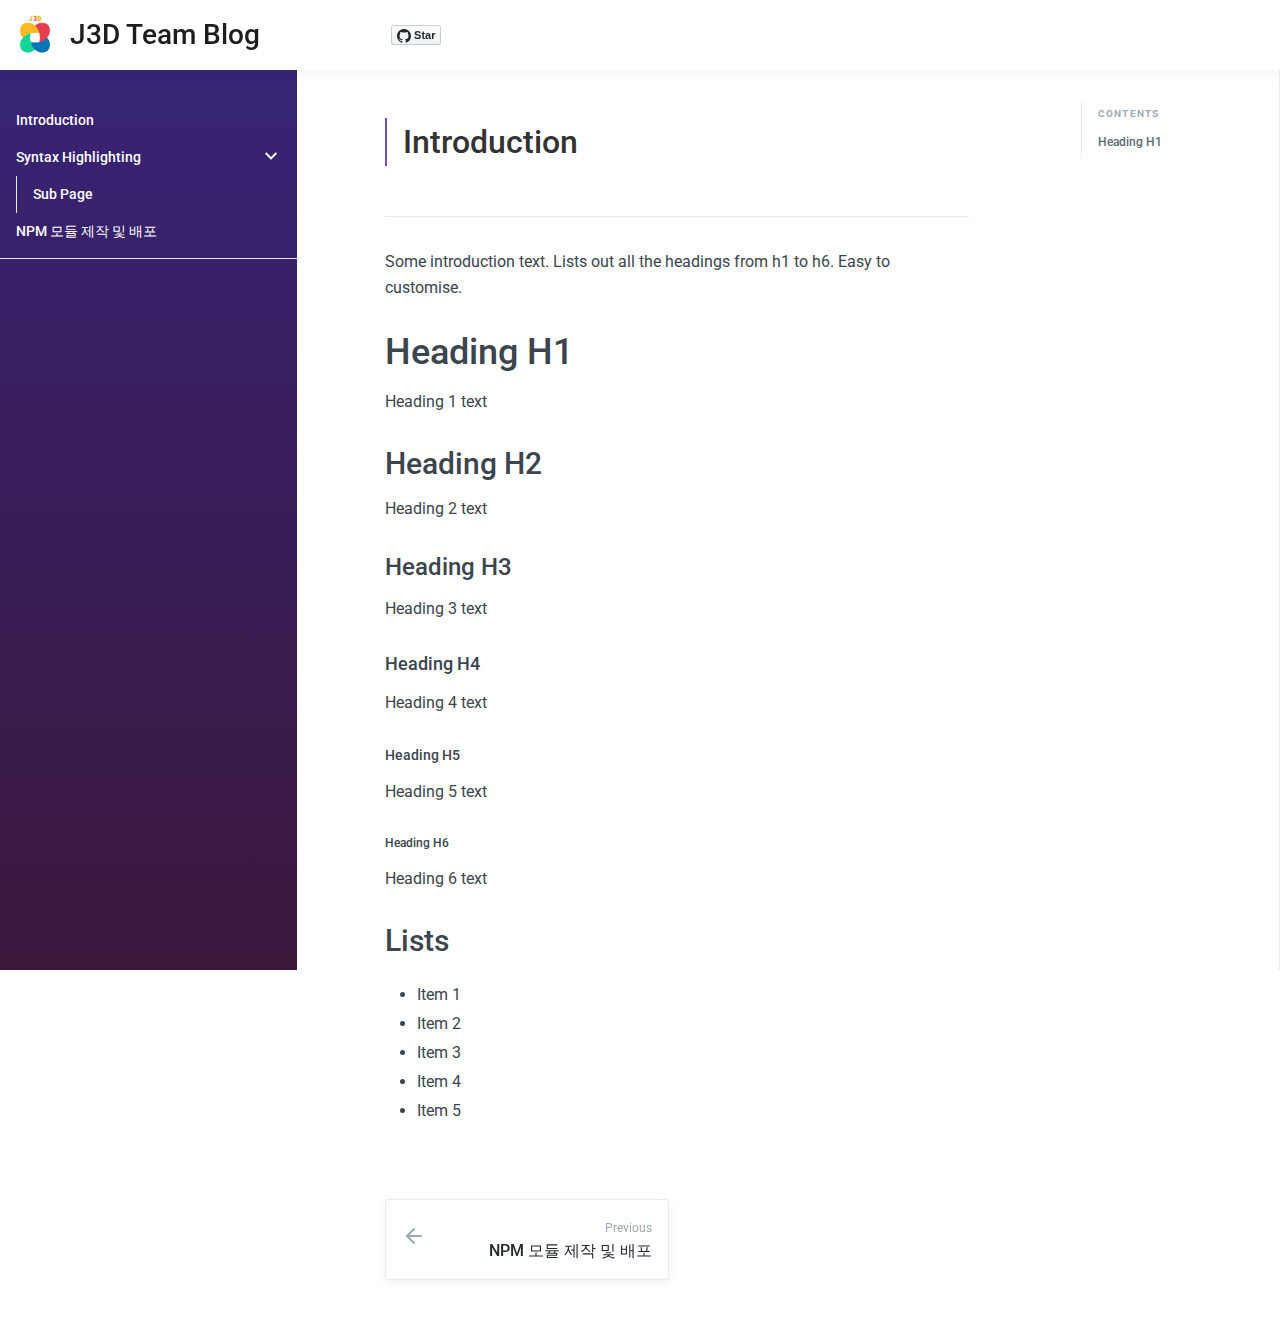
<file: introduction/index.html>
<!DOCTYPE html><html><head><meta charSet="utf-8"/><meta http-equiv="x-ua-compatible" content="ie=edge"/><meta name="viewport" content="width=device-width, initial-scale=1, shrink-to-fit=no"/><meta property="twitter:card" content="summary_large_image"/><link rel="shortcut icon" type="image/png" href="https://j3d-team.github.io/static/logo-647815e78af964d695f5f9a14d12b958.png"/><title>J3D 개발 블로그</title><link rel="stylesheet" href="https://maxcdn.bootstrapcdn.com/bootstrap/3.3.7/css/bootstrap.min.css" integrity="sha384-BVYiiSIFeK1dGmJRAkycuHAHRg32OmUcww7on3RYdg4Va+PmSTsz/K68vbdEjh4u" crossorigin="anonymous"/><script src="https://code.jquery.com/jquery-3.3.1.min.js" integrity="sha256-FgpCb/KJQlLNfOu91ta32o/NMZxltwRo8QtmkMRdAu8=" crossorigin="anonymous"></script><script src="https://maxcdn.bootstrapcdn.com/bootstrap/3.3.7/js/bootstrap.min.js" integrity="sha384-Tc5IQib027qvyjSMfHjOMaLkfuWVxZxUPnCJA7l2mCWNIpG9mGCD8wGNIcPD7Txa" crossorigin="anonymous"></script><style data-href="/styles.bd165616fdf13276cfb6.css">@import url(https://fonts.googleapis.com/css?family=Roboto:300,400,500,700);body *{font-family:Roboto}.video-responsive{position:relative;padding-bottom:56.2%}.video-responsive iframe{position:absolute;width:100%;height:100%}.diffNewLine{color:#22863a;background-color:#f0fff4}.diffRemoveLine{color:red;background-color:#fcc}.navBarParent{width:100%;float:left;display:flex;align-items:center}.divider{height:30px;margin:0 15px;border-right:1px solid hsla(0,0%,100%,.3)}.githubIcon{width:15px;margin-right:5px}.githubSection{display:flex;align-items:center;color:#000;opacity:.7}.githubSection:hover{text-decoration:none;opacity:1}.navbar-default .navbar-toggle .icon-bar{background-color:#fff!important}.navbar-default .navbar-toggle,.navbar-default .navbar-toggle:focus{background-color:#542683}.headerWrapper{border-bottom:1px solid #d4dadf;box-shadow:0 1px 1px 0 rgba(116,129,141,.1);display:flex;align-items:center}.formElement{background-color:transparent;padding:4px;border-bottom:1px solid hsla(0,0%,100%,.3)}.formElement:focus{outline:none;border:none}.formElement svg path{fill:#fff}.searchInput{width:calc(100% - 26px);background-color:transparent!important;border-width:0!important;color:hsla(0,0%,100%,.5)}.searchInput:focus,.searchInput:focus-within,.searchInput:hover,.searchInput:visited{outline:none;border:0}.searchWrapper{padding-left:0;padding-right:20px;flex:1 1;max-width:600px;position:relative}.searchWrapper a{font-weight:500}.hitWrapper{background-color:#fff;padding:4px;border-radius:4px;position:absolute;max-width:600px;top:40px;border:1px solid #ccc;box-shadow:0 1px 4px 0 rgba(0,0,0,.16);height:auto;max-height:80vh;overflow:scroll;left:0}.showResults{display:block}.hideResults{display:none}.hitWrapper span{color:#000;font-size:14px}.headerTitle a{color:#fff}.headerTitle a:hover{text-decoration:none;opacity:.8}.navBarCollapse{padding-left:0}.logoWrapper{padding:21px 0 21px 20px}.logoContent{font-family:Roboto;margin-left:16px;font-size:28px;line-height:1.5;font-weight:500;padding-right:10px}.navBarDefault{background-color:#fff;border-radius:0;margin-bottom:0;border:0;display:flex;align-items:center;box-shadow:0 4px 12px 0 rgba(0,0,0,.05);z-index:1;padding:10px}.navBarHeader{min-width:335px;padding-right:20px}.navBarBrand{height:auto;font-size:28px;line-height:1.5;font-weight:500;color:#1e1d1c!important;padding:0;display:flex;align-items:center}.navBarBrand img{width:50px;margin-right:10px;display:inline-block}.navBarUL li a{font-family:Roboto;color:#fff!important;font-size:16px;font-weight:500;line-height:1em;opacity:1}.navBarNav{display:flex;align-items:center}.navBarUL li a .shareIcon,.navBarUL li a img{width:20px}.mainWrapper{color:#3b454e;max-width:750px}.navBarUL li a:hover{opacity:.7}pre{border:0!important;background-color:#f5f7f9 /* !important; */}.mainWrapper ol,.mainWrapper ul{-webkit-padding-start:40px;-moz-padding-start:40px;-o-padding-start:40px;margin:24px 0;padding:0 0 0 2em}.mainWrapper ol li,.mainWrapper ul li{font-size:16px;line-height:1.8;font-weight:400}.headerNav{font-family:Roboto;padding:0 24px;color:#744cbc;font-size:16px;font-weight:500;line-height:1em}.headerNav a{color:#744cbc;text-decoration:none}.headerNav a:hover{text-decoration:none}.logoWrapper img{width:40px}.sideBarUL{margin-top:32px}.sideBarUL li{list-style-type:none;width:auto}.sideBarUL li a{color:#fff;font-size:14px;font-weight:500;line-height:1.5;padding:7px 25px 7px 10px;border:1px solid transparent;border-right:0}.rightSideTitle{font-size:10px;line-height:1;font-weight:700;text-transform:uppercase;letter-spacing:1.2px;padding:7px 24px 7px 16px;border-left:1px solid #e6ecf1;color:#9daab6}.rightSideBarUL{margin-top:32px}.rightSideBarUL li{list-style-type:none;border-left:1px solid #e6ecf1}.rightSideBarUL li a{font-size:12px;font-weight:500;line-height:1.5;padding:7px 24px 7px 16px}.hideFrontLine .collapser{background:transparent;border:none;outline:none;margin-top:7px;position:absolute;right:20px;z-index:1}.hideFrontLine .active>a{background-color:#542683;color:#fff!important}.firstLevel ul li .collapser svg path{fill:#fff!important}.active .collapser>svg>path{fill:#639!important}.firstLevel ul .item ul .item{border-left:1px solid #e6ecf1}.sideBarUL .item{list-style:none;padding:0}.sideBarUL .item>a{color:#fff;text-decoration:none;display:inline-block;position:relative;width:100%;padding-right:35px;padding-left:15px}.sideBarUL .item>a:hover{background-color:#542683;color:#fff!important}.showFrontLine .item>a:hover{background-color:#542683}.showFrontLine .active>a{color:#fff;background-color:#473485}.sideBarUL .item .item{margin-left:16px}.firstLevel>ul>.item{margin-left:0!important}.showFrontLine .item .item{border-left:1px solid #e6ecf1;padding:0;width:calc(100% - 16px)!important}.showFrontLine .item .active>a{border-color:#e6ecf1!important;border-style:solid none solid solid;border-width:1px 0 1px 1px;background-color:#542683;color:#fff}.titleWrapper{display:flex;align-items:center;padding-bottom:40px;border-bottom:1px solid #e6ecf1;margin-bottom:32px}.title{font-size:32px;line-height:1.5;font-weight:500;border-left:2px solid #744cbc;flex:1 1;margin-top:0;padding:0 16px}.gitBtn{height:30px;min-height:30px;display:flex;align-items:center}.gitBtn img{width:15px;display:inline-block;margin-right:5px}.addPaddTopBottom{padding:50px 0}.nextPreviousWrapper{margin:0;padding:0;width:auto;display:grid;grid-template-rows:auto;-webkit-column-gap:24px;-moz-column-gap:24px;column-gap:24px;grid-template-columns:calc(50% - 8px) calc(50% - 8px)}.previousBtn{cursor:pointer;-moz-box-align:center;margin:0;padding:0;position:relative;display:flex;flex-direction:row;align-items:center;place-self:stretch;color:#242a31;background-color:#fff;border-radius:3px;border:1px solid #e6ecf1;-webkit-transition:border .2s ease 0s;transition:border .2s ease 0s;box-shadow:0 3px 8px 0 rgba(116,129,141,.1);text-decoration:none}.leftArrow{color:#9daab6;flex:0 0 auto;font-size:24px;-webkit-transition:color .2s ease 0s;transition:color .2s ease 0s}.leftArrow,.preRightWrapper{display:block;margin:0;padding:16px}.preRightWrapper{flex:1 1;text-align:right}.smallContent{display:block;margin:0;padding:0;color:#9daab6}.smallContent span{font-size:12px;line-height:1.625;font-weight:400}.nextPreviousTitle{display:block;margin:0;padding:0;-webkit-transition:color .2s ease 0s;transition:color .2s ease 0s}.nextPreviousTitle span{font-size:16px;line-height:1.5;font-weight:500}.nextBtn{cursor:pointer;-moz-box-align:center;margin:0;padding:0;position:relative;display:flex;flex-direction:row;align-items:center;place-self:stretch;color:#242a31;background-color:#fff;border-radius:3px;border:1px solid #e6ecf1;-webkit-transition:border .2s ease 0s;transition:border .2s ease 0s;box-shadow:0 3px 8px 0 rgba(116,129,141,.1);text-decoration:none}.rightArrow{flex:0 0 auto;font-size:24px;-webkit-transition:color .2s ease 0s;transition:color .2s ease 0s;color:#9daab6}.nextRightWrapper,.rightArrow{padding:16px;display:block;margin:0}.nextRightWrapper{flex:1 1}.nextBtn:hover,.previousBtn:hover{color:#744cbc;text-decoration:none;border:1px solid #744cbc}.nextBtn:hover .rightArrow,.previousBtn:hover .leftArrow{color:#744cbc}table,table tr{padding:0}table tr{border-top:1px solid #ccc;background-color:#fff;margin:0}table tr:nth-child(2n){background-color:#f8f8f8}table tr th{font-weight:700}table tr td,table tr th{border:1px solid #ccc;text-align:left;margin:0;padding:6px 13px}table tr td :first-child,table tr th :first-child{margin-top:0}table tr td :last-child,table tr th :last-child{margin-bottom:0}img{max-width:100%}.githubBtn{font-size:16px;padding:10px 0 10px 15px}.githubBtn,.githubBtn span span{display:flex;align-items:center}.communitySection{font-size:24px;font-weight:700}.authorName,.authorSection{display:flex;align-items:center}.authorImg img{width:75px;height:75px;border-radius:50%;min-width:75px;max-width:75px;min-height:75px;max-height:75px}.authorDetails{padding-left:10px}.authorDesc{padding-top:5px;font-size:14px}.authorName img{margin-left:10px;display:inline-block;width:20px}.authorName img:hover{opacity:.7}@media (max-width:767px){hr{margin-top:0;margin-bottom:0}.navBarParent{display:block}.separator{margin-top:20px;margin-bottom:20px}.navBarULRight{position:static}.navbar-collapse{padding-left:0;padding-right:0}.navBarUL{display:flex;align-items:center;margin:7.5px 0}.navBarUL li a{font-size:14px;padding:10px}.navBarDefault{display:block}.navBarToggle{margin-right:0;height:44px}.navBarHeader{display:flex;min-width:auto;padding-right:0;align-items:center}.navBarBrand{font-size:20px;padding:15px 15px 15px 0;flex:1 1}.titleWrapper{padding:0 15px;display:block}.mobileView{text-align:center!important}.gitBtn{display:inline-block}.mainWrapper{padding:0 15px}.nextPreviousWrapper{display:block;padding:0 15px}.previousBtn{margin-bottom:20px}.mobileView{text-align:left!important;padding-left:0!important}.searchWrapper{padding:20px 0 10px}.hitWrapper{width:100%;right:0;top:35px;max-height:-webkit-fit-content;max-height:-moz-fit-content;max-height:fit-content;position:static}}@media (min-width:768px) and (max-width:991px){.navBarDefault{padding:10px}.navBarBrand{font-size:22px}.navBarHeader{min-width:240px}.navBarCollapse{padding-right:10px;padding-left:10px}.githubBtn{padding:10px}.divider{margin:0 5px;height:20px}.hitWrapper{max-width:500px}.navBarUL li a{padding:10px 5px}.searchWrapper{padding-left:0}.navBarCollapse{display:flex!important;align-items:center}}[alt=profile]{width:150px;height:150px;margin-right:10px}.css-kgl18x{display:flex}@media (max-width:767px){.navBarBrand{padding:0}.navBarDefault{padding:0 10px}}</style><meta name="generator" content="Gatsby 2.13.62"/><link rel="sitemap" type="application/xml" href="/sitemap.xml"/><style data-styled="" data-styled-version="4.3.2"></style><style type="text/css">.gatsby-resp-image-image{width:100%;height:100%;margin:0;vertical-align:middle;position:absolute;top:0;left:0;color:transparent;}</style><title data-react-helmet="true">J3D 개발 블로그</title><link data-react-helmet="true" rel="canonical" href="https://j3d-team.github.io/introduction"/><link as="script" rel="preload" href="/webpack-runtime-80e6b5f9417a5a27a5ae.js"/><link as="script" rel="preload" href="/styles-91a0d87f13c98d239f79.js"/><link as="script" rel="preload" href="/app-e0cf7375bfa594a6b41d.js"/><link as="fetch" rel="preload" href="/page-data/introduction/page-data.json" crossorigin="use-credentials"/><script data-ad-client="ca-pub-6061634876787888" async="" src="https://pagead2.googlesyndication.com/pagead/js/adsbygoogle.js"></script></head><body><div id="___gatsby"><div style="outline:none" tabindex="-1" role="group" id="gatsby-focus-wrapper"><div><div class="navBarWrapper"><nav class="navbar navbar-default navBarDefault"><div class="navbar-header navBarHeader"><a class="navbar-brand navBarBrand" href="/"><img class="img-responsive" src="/static/logo-647815e78af964d695f5f9a14d12b958.png" alt="logo"/><div class="headerTitle">J3D Team Blog</div></a><button type="button" class="navbar-toggle collapsed navBarToggle" data-toggle="collapse" data-target="#navbar" aria-expanded="false" aria-controls="navbar"><span class="sr-only">Toggle navigation</span><span class="icon-bar"></span><span class="icon-bar"></span><span class="icon-bar"></span></button></div><div id="navbar" class="navbar-collapse collapse navBarCollapse"><div class="visible-xs"><aside class="css-1a1jq7f"><ul class="sideBarUL"><li class="hideFrontLine firstLevel item "><ul><li class=" item "><a aria-current="page" class="" href="/introduction">Introduction</a></li><li class=" item "><button class="collapser"><svg xmlns="http://www.w3.org/2000/svg" width="12" height="12" viewBox="0 0 24 24"><path d="M0 7.33l2.829-2.83 9.175 9.339 9.167-9.339 2.829 2.83-11.996 12.17z"></path></svg></button><a href="/codeblock">Syntax Highlighting</a><ul><li class=" item "><a href="/codeblock/1-index">Sub Page</a></li></ul></li><li class=" item "><a href="/NPM모듈제작및배포">NPM 모듈 제작 및 배포</a></li></ul></li><li class="css-17hslul"><hr/></li></ul></aside><hr/></div><ul class="nav navbar-nav navBarUL navBarNav navbar-right navBarULRight"><li class="divider hidden-xs"></li><li class="githubBtn"><span><a href="https://github.com/j3d-team/j3d-team.github.io" data-show-count="true" aria-label="Star on GitHub">Star</a></span></li></ul></div></nav></div><div class="css-mrz1a6"><div class="hidden-xs css-2x76ca"><aside class="css-1a1jq7f"><ul class="sideBarUL"><li class="hideFrontLine firstLevel item "><ul><li class=" item "><a aria-current="page" class="" href="/introduction">Introduction</a></li><li class=" item "><button class="collapser"><svg xmlns="http://www.w3.org/2000/svg" width="12" height="12" viewBox="0 0 24 24"><path d="M0 7.33l2.829-2.83 9.175 9.339 9.167-9.339 2.829 2.83-11.996 12.17z"></path></svg></button><a href="/codeblock">Syntax Highlighting</a><ul><li class=" item "><a href="/codeblock/1-index">Sub Page</a></li></ul></li><li class=" item "><a href="/NPM모듈제작및배포">NPM 모듈 제작 및 배포</a></li></ul></li><li class="css-17hslul"><hr/></li></ul></aside></div><main class="css-1do55sm"><div class="css-1o7wuc9"><div class="titleWrapper"><h1 class="title">Introduction</h1></div><div class="mainWrapper"><p class="css-kgl18x">Some introduction text. Lists out all the headings from h1 to h6. Easy to customise.</p><h1 id="headingh1" class="css-0">Heading H1</h1><p class="css-kgl18x">Heading 1 text</p><h2 id="headingh2" class="css-0">Heading H2</h2><p class="css-kgl18x">Heading 2 text</p><h3 id="headingh3" class="css-0">Heading H3</h3><p class="css-kgl18x">Heading 3 text</p><h4 id="headingh4" class="css-0">Heading H4</h4><p class="css-kgl18x">Heading 4 text</p><h5 id="headingh5" class="css-0">Heading H5</h5><p class="css-kgl18x">Heading 5 text</p><h6 id="headingh6" class="css-0">Heading H6</h6><p class="css-kgl18x">Heading 6 text</p><h2 id="lists" class="css-0">Lists</h2><ul><li>Item 1</li><li>Item 2</li><li>Item 3</li><li>Item 4</li><li>Item 5</li></ul></div><div class="addPaddTopBottom"><div class="nextPreviousWrapper"><a class="previousBtn" href="/NPM모듈제작및배포"><div class="leftArrow"><svg preserveAspectRatio="xMidYMid meet" height="1em" width="1em" fill="none" xmlns="http://www.w3.org/2000/svg" viewBox="0 0 24 24" stroke-width="2" stroke-linecap="round" stroke-linejoin="round" stroke="currentColor" class="_13gjrqj"><g><line x1="19" y1="12" x2="5" y2="12"></line><polyline points="12 19 5 12 12 5"></polyline></g></svg></div><div class="preRightWrapper"><div class="smallContent"><span>Previous</span></div><div class="nextPreviousTitle"><span>NPM 모듈 제작 및 배포</span></div></div></a></div></div></div></main><div class="hidden-xs css-1ig3yiy"><aside class="css-1vcvnke"><ul class="rightSideBarUL"><div class="rightSideTitle">CONTENTS</div><li class="css-1d6ma2l"><a href="#headingh1" to="#headingh1">Heading H1</a></li></ul></aside></div></div></div></div></div><script id="gatsby-script-loader">/*<![CDATA[*/window.pagePath="/introduction";window.webpackCompilationHash="3d00df25f345eab7e511";/*]]>*/</script><script id="gatsby-chunk-mapping">/*<![CDATA[*/window.___chunkMapping={"app":["/app-e0cf7375bfa594a6b41d.js"],"component---src-templates-docs-js":[]};/*]]>*/</script><script src="/app-e0cf7375bfa594a6b41d.js" async=""></script><script src="/styles-91a0d87f13c98d239f79.js" async=""></script><script src="/webpack-runtime-80e6b5f9417a5a27a5ae.js" async=""></script><script>
            $(document).on('click','.navbar-collapse.in',function(e) {
              if( $(e.target).is('a') ) {
                $(this).collapse('hide');
              }
            });
            </script></body></html>
</file>
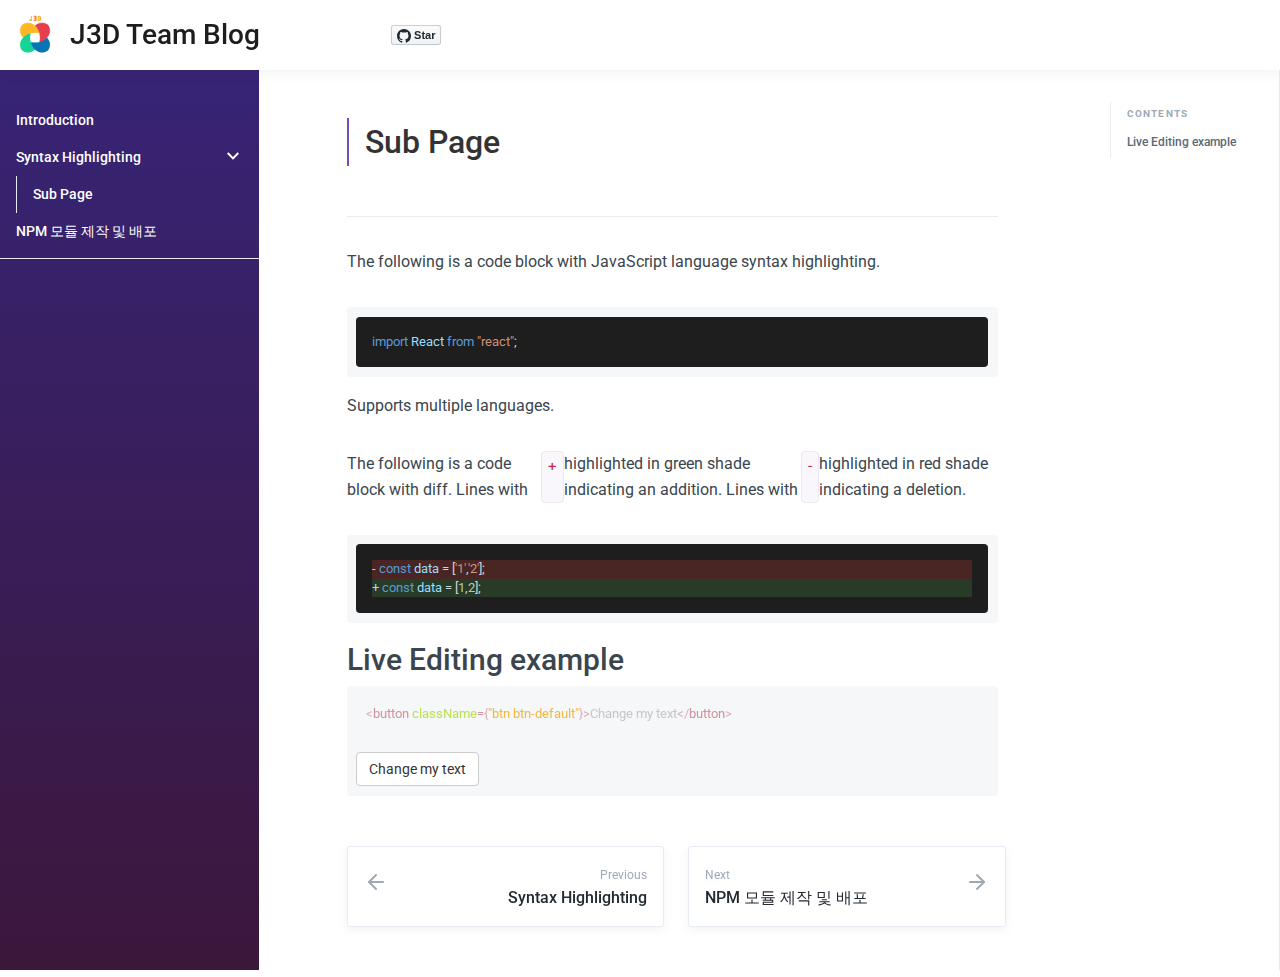
<file: codeblock/1-index/index.html>
<!DOCTYPE html><html><head><meta charSet="utf-8"/><meta http-equiv="x-ua-compatible" content="ie=edge"/><meta name="viewport" content="width=device-width, initial-scale=1, shrink-to-fit=no"/><meta property="twitter:card" content="summary_large_image"/><link rel="shortcut icon" type="image/png" href="https://j3d-team.github.io/static/logo-647815e78af964d695f5f9a14d12b958.png"/><title>J3D 개발 블로그</title><link rel="stylesheet" href="https://maxcdn.bootstrapcdn.com/bootstrap/3.3.7/css/bootstrap.min.css" integrity="sha384-BVYiiSIFeK1dGmJRAkycuHAHRg32OmUcww7on3RYdg4Va+PmSTsz/K68vbdEjh4u" crossorigin="anonymous"/><script src="https://code.jquery.com/jquery-3.3.1.min.js" integrity="sha256-FgpCb/KJQlLNfOu91ta32o/NMZxltwRo8QtmkMRdAu8=" crossorigin="anonymous"></script><script src="https://maxcdn.bootstrapcdn.com/bootstrap/3.3.7/js/bootstrap.min.js" integrity="sha384-Tc5IQib027qvyjSMfHjOMaLkfuWVxZxUPnCJA7l2mCWNIpG9mGCD8wGNIcPD7Txa" crossorigin="anonymous"></script><style data-href="/styles.bd165616fdf13276cfb6.css">@import url(https://fonts.googleapis.com/css?family=Roboto:300,400,500,700);body *{font-family:Roboto}.video-responsive{position:relative;padding-bottom:56.2%}.video-responsive iframe{position:absolute;width:100%;height:100%}.diffNewLine{color:#22863a;background-color:#f0fff4}.diffRemoveLine{color:red;background-color:#fcc}.navBarParent{width:100%;float:left;display:flex;align-items:center}.divider{height:30px;margin:0 15px;border-right:1px solid hsla(0,0%,100%,.3)}.githubIcon{width:15px;margin-right:5px}.githubSection{display:flex;align-items:center;color:#000;opacity:.7}.githubSection:hover{text-decoration:none;opacity:1}.navbar-default .navbar-toggle .icon-bar{background-color:#fff!important}.navbar-default .navbar-toggle,.navbar-default .navbar-toggle:focus{background-color:#542683}.headerWrapper{border-bottom:1px solid #d4dadf;box-shadow:0 1px 1px 0 rgba(116,129,141,.1);display:flex;align-items:center}.formElement{background-color:transparent;padding:4px;border-bottom:1px solid hsla(0,0%,100%,.3)}.formElement:focus{outline:none;border:none}.formElement svg path{fill:#fff}.searchInput{width:calc(100% - 26px);background-color:transparent!important;border-width:0!important;color:hsla(0,0%,100%,.5)}.searchInput:focus,.searchInput:focus-within,.searchInput:hover,.searchInput:visited{outline:none;border:0}.searchWrapper{padding-left:0;padding-right:20px;flex:1 1;max-width:600px;position:relative}.searchWrapper a{font-weight:500}.hitWrapper{background-color:#fff;padding:4px;border-radius:4px;position:absolute;max-width:600px;top:40px;border:1px solid #ccc;box-shadow:0 1px 4px 0 rgba(0,0,0,.16);height:auto;max-height:80vh;overflow:scroll;left:0}.showResults{display:block}.hideResults{display:none}.hitWrapper span{color:#000;font-size:14px}.headerTitle a{color:#fff}.headerTitle a:hover{text-decoration:none;opacity:.8}.navBarCollapse{padding-left:0}.logoWrapper{padding:21px 0 21px 20px}.logoContent{font-family:Roboto;margin-left:16px;font-size:28px;line-height:1.5;font-weight:500;padding-right:10px}.navBarDefault{background-color:#fff;border-radius:0;margin-bottom:0;border:0;display:flex;align-items:center;box-shadow:0 4px 12px 0 rgba(0,0,0,.05);z-index:1;padding:10px}.navBarHeader{min-width:335px;padding-right:20px}.navBarBrand{height:auto;font-size:28px;line-height:1.5;font-weight:500;color:#1e1d1c!important;padding:0;display:flex;align-items:center}.navBarBrand img{width:50px;margin-right:10px;display:inline-block}.navBarUL li a{font-family:Roboto;color:#fff!important;font-size:16px;font-weight:500;line-height:1em;opacity:1}.navBarNav{display:flex;align-items:center}.navBarUL li a .shareIcon,.navBarUL li a img{width:20px}.mainWrapper{color:#3b454e;max-width:750px}.navBarUL li a:hover{opacity:.7}pre{border:0!important;background-color:#f5f7f9 /* !important; */}.mainWrapper ol,.mainWrapper ul{-webkit-padding-start:40px;-moz-padding-start:40px;-o-padding-start:40px;margin:24px 0;padding:0 0 0 2em}.mainWrapper ol li,.mainWrapper ul li{font-size:16px;line-height:1.8;font-weight:400}.headerNav{font-family:Roboto;padding:0 24px;color:#744cbc;font-size:16px;font-weight:500;line-height:1em}.headerNav a{color:#744cbc;text-decoration:none}.headerNav a:hover{text-decoration:none}.logoWrapper img{width:40px}.sideBarUL{margin-top:32px}.sideBarUL li{list-style-type:none;width:auto}.sideBarUL li a{color:#fff;font-size:14px;font-weight:500;line-height:1.5;padding:7px 25px 7px 10px;border:1px solid transparent;border-right:0}.rightSideTitle{font-size:10px;line-height:1;font-weight:700;text-transform:uppercase;letter-spacing:1.2px;padding:7px 24px 7px 16px;border-left:1px solid #e6ecf1;color:#9daab6}.rightSideBarUL{margin-top:32px}.rightSideBarUL li{list-style-type:none;border-left:1px solid #e6ecf1}.rightSideBarUL li a{font-size:12px;font-weight:500;line-height:1.5;padding:7px 24px 7px 16px}.hideFrontLine .collapser{background:transparent;border:none;outline:none;margin-top:7px;position:absolute;right:20px;z-index:1}.hideFrontLine .active>a{background-color:#542683;color:#fff!important}.firstLevel ul li .collapser svg path{fill:#fff!important}.active .collapser>svg>path{fill:#639!important}.firstLevel ul .item ul .item{border-left:1px solid #e6ecf1}.sideBarUL .item{list-style:none;padding:0}.sideBarUL .item>a{color:#fff;text-decoration:none;display:inline-block;position:relative;width:100%;padding-right:35px;padding-left:15px}.sideBarUL .item>a:hover{background-color:#542683;color:#fff!important}.showFrontLine .item>a:hover{background-color:#542683}.showFrontLine .active>a{color:#fff;background-color:#473485}.sideBarUL .item .item{margin-left:16px}.firstLevel>ul>.item{margin-left:0!important}.showFrontLine .item .item{border-left:1px solid #e6ecf1;padding:0;width:calc(100% - 16px)!important}.showFrontLine .item .active>a{border-color:#e6ecf1!important;border-style:solid none solid solid;border-width:1px 0 1px 1px;background-color:#542683;color:#fff}.titleWrapper{display:flex;align-items:center;padding-bottom:40px;border-bottom:1px solid #e6ecf1;margin-bottom:32px}.title{font-size:32px;line-height:1.5;font-weight:500;border-left:2px solid #744cbc;flex:1 1;margin-top:0;padding:0 16px}.gitBtn{height:30px;min-height:30px;display:flex;align-items:center}.gitBtn img{width:15px;display:inline-block;margin-right:5px}.addPaddTopBottom{padding:50px 0}.nextPreviousWrapper{margin:0;padding:0;width:auto;display:grid;grid-template-rows:auto;-webkit-column-gap:24px;-moz-column-gap:24px;column-gap:24px;grid-template-columns:calc(50% - 8px) calc(50% - 8px)}.previousBtn{cursor:pointer;-moz-box-align:center;margin:0;padding:0;position:relative;display:flex;flex-direction:row;align-items:center;place-self:stretch;color:#242a31;background-color:#fff;border-radius:3px;border:1px solid #e6ecf1;-webkit-transition:border .2s ease 0s;transition:border .2s ease 0s;box-shadow:0 3px 8px 0 rgba(116,129,141,.1);text-decoration:none}.leftArrow{color:#9daab6;flex:0 0 auto;font-size:24px;-webkit-transition:color .2s ease 0s;transition:color .2s ease 0s}.leftArrow,.preRightWrapper{display:block;margin:0;padding:16px}.preRightWrapper{flex:1 1;text-align:right}.smallContent{display:block;margin:0;padding:0;color:#9daab6}.smallContent span{font-size:12px;line-height:1.625;font-weight:400}.nextPreviousTitle{display:block;margin:0;padding:0;-webkit-transition:color .2s ease 0s;transition:color .2s ease 0s}.nextPreviousTitle span{font-size:16px;line-height:1.5;font-weight:500}.nextBtn{cursor:pointer;-moz-box-align:center;margin:0;padding:0;position:relative;display:flex;flex-direction:row;align-items:center;place-self:stretch;color:#242a31;background-color:#fff;border-radius:3px;border:1px solid #e6ecf1;-webkit-transition:border .2s ease 0s;transition:border .2s ease 0s;box-shadow:0 3px 8px 0 rgba(116,129,141,.1);text-decoration:none}.rightArrow{flex:0 0 auto;font-size:24px;-webkit-transition:color .2s ease 0s;transition:color .2s ease 0s;color:#9daab6}.nextRightWrapper,.rightArrow{padding:16px;display:block;margin:0}.nextRightWrapper{flex:1 1}.nextBtn:hover,.previousBtn:hover{color:#744cbc;text-decoration:none;border:1px solid #744cbc}.nextBtn:hover .rightArrow,.previousBtn:hover .leftArrow{color:#744cbc}table,table tr{padding:0}table tr{border-top:1px solid #ccc;background-color:#fff;margin:0}table tr:nth-child(2n){background-color:#f8f8f8}table tr th{font-weight:700}table tr td,table tr th{border:1px solid #ccc;text-align:left;margin:0;padding:6px 13px}table tr td :first-child,table tr th :first-child{margin-top:0}table tr td :last-child,table tr th :last-child{margin-bottom:0}img{max-width:100%}.githubBtn{font-size:16px;padding:10px 0 10px 15px}.githubBtn,.githubBtn span span{display:flex;align-items:center}.communitySection{font-size:24px;font-weight:700}.authorName,.authorSection{display:flex;align-items:center}.authorImg img{width:75px;height:75px;border-radius:50%;min-width:75px;max-width:75px;min-height:75px;max-height:75px}.authorDetails{padding-left:10px}.authorDesc{padding-top:5px;font-size:14px}.authorName img{margin-left:10px;display:inline-block;width:20px}.authorName img:hover{opacity:.7}@media (max-width:767px){hr{margin-top:0;margin-bottom:0}.navBarParent{display:block}.separator{margin-top:20px;margin-bottom:20px}.navBarULRight{position:static}.navbar-collapse{padding-left:0;padding-right:0}.navBarUL{display:flex;align-items:center;margin:7.5px 0}.navBarUL li a{font-size:14px;padding:10px}.navBarDefault{display:block}.navBarToggle{margin-right:0;height:44px}.navBarHeader{display:flex;min-width:auto;padding-right:0;align-items:center}.navBarBrand{font-size:20px;padding:15px 15px 15px 0;flex:1 1}.titleWrapper{padding:0 15px;display:block}.mobileView{text-align:center!important}.gitBtn{display:inline-block}.mainWrapper{padding:0 15px}.nextPreviousWrapper{display:block;padding:0 15px}.previousBtn{margin-bottom:20px}.mobileView{text-align:left!important;padding-left:0!important}.searchWrapper{padding:20px 0 10px}.hitWrapper{width:100%;right:0;top:35px;max-height:-webkit-fit-content;max-height:-moz-fit-content;max-height:fit-content;position:static}}@media (min-width:768px) and (max-width:991px){.navBarDefault{padding:10px}.navBarBrand{font-size:22px}.navBarHeader{min-width:240px}.navBarCollapse{padding-right:10px;padding-left:10px}.githubBtn{padding:10px}.divider{margin:0 5px;height:20px}.hitWrapper{max-width:500px}.navBarUL li a{padding:10px 5px}.searchWrapper{padding-left:0}.navBarCollapse{display:flex!important;align-items:center}}[alt=profile]{width:150px;height:150px;margin-right:10px}.css-kgl18x{display:flex}@media (max-width:767px){.navBarBrand{padding:0}.navBarDefault{padding:0 10px}}</style><meta name="generator" content="Gatsby 2.13.62"/><link rel="sitemap" type="application/xml" href="/sitemap.xml"/><style data-styled="" data-styled-version="4.3.2"></style><style type="text/css">.gatsby-resp-image-image{width:100%;height:100%;margin:0;vertical-align:middle;position:absolute;top:0;left:0;color:transparent;}</style><title data-react-helmet="true">Syntax Highlighting is the meta title tag for this page</title><link data-react-helmet="true" rel="canonical" href="https://j3d-team.github.io/codeblock/1-index"/><meta data-react-helmet="true" name="title" content="Syntax Highlighting is the meta title tag for this page"/><meta data-react-helmet="true" name="description" content="This is the meta description for this page"/><meta data-react-helmet="true" property="og:title" content="Syntax Highlighting is the meta title tag for this page"/><meta data-react-helmet="true" property="og:description" content="This is the meta description for this page"/><meta data-react-helmet="true" property="twitter:title" content="Syntax Highlighting is the meta title tag for this page"/><meta data-react-helmet="true" property="twitter:description" content="This is the meta description for this page"/><link as="script" rel="preload" href="/webpack-runtime-80e6b5f9417a5a27a5ae.js"/><link as="script" rel="preload" href="/styles-91a0d87f13c98d239f79.js"/><link as="script" rel="preload" href="/app-e0cf7375bfa594a6b41d.js"/><link as="fetch" rel="preload" href="/page-data/codeblock/1-index/page-data.json" crossorigin="use-credentials"/><script data-ad-client="ca-pub-6061634876787888" async="" src="https://pagead2.googlesyndication.com/pagead/js/adsbygoogle.js"></script></head><body><div id="___gatsby"><div style="outline:none" tabindex="-1" role="group" id="gatsby-focus-wrapper"><div><div class="navBarWrapper"><nav class="navbar navbar-default navBarDefault"><div class="navbar-header navBarHeader"><a class="navbar-brand navBarBrand" href="/"><img class="img-responsive" src="/static/logo-647815e78af964d695f5f9a14d12b958.png" alt="logo"/><div class="headerTitle">J3D Team Blog</div></a><button type="button" class="navbar-toggle collapsed navBarToggle" data-toggle="collapse" data-target="#navbar" aria-expanded="false" aria-controls="navbar"><span class="sr-only">Toggle navigation</span><span class="icon-bar"></span><span class="icon-bar"></span><span class="icon-bar"></span></button></div><div id="navbar" class="navbar-collapse collapse navBarCollapse"><div class="visible-xs"><aside class="css-1a1jq7f"><ul class="sideBarUL"><li class="hideFrontLine firstLevel item "><ul><li class=" item "><a href="/introduction">Introduction</a></li><li class=" item "><button class="collapser"><svg xmlns="http://www.w3.org/2000/svg" width="12" height="12" viewBox="0 0 24 24"><path d="M0 7.33l2.829-2.83 9.175 9.339 9.167-9.339 2.829 2.83-11.996 12.17z"></path></svg></button><a href="/codeblock">Syntax Highlighting</a><ul><li class=" item "><a aria-current="page" class="" href="/codeblock/1-index">Sub Page</a></li></ul></li><li class=" item "><a href="/NPM모듈제작및배포">NPM 모듈 제작 및 배포</a></li></ul></li><li class="css-17hslul"><hr/></li></ul></aside><hr/></div><ul class="nav navbar-nav navBarUL navBarNav navbar-right navBarULRight"><li class="divider hidden-xs"></li><li class="githubBtn"><span><a href="https://github.com/j3d-team/j3d-team.github.io" data-show-count="true" aria-label="Star on GitHub">Star</a></span></li></ul></div></nav></div><div class="css-mrz1a6"><div class="hidden-xs css-2x76ca"><aside class="css-1a1jq7f"><ul class="sideBarUL"><li class="hideFrontLine firstLevel item "><ul><li class=" item "><a href="/introduction">Introduction</a></li><li class=" item "><button class="collapser"><svg xmlns="http://www.w3.org/2000/svg" width="12" height="12" viewBox="0 0 24 24"><path d="M0 7.33l2.829-2.83 9.175 9.339 9.167-9.339 2.829 2.83-11.996 12.17z"></path></svg></button><a href="/codeblock">Syntax Highlighting</a><ul><li class=" item "><a aria-current="page" class="" href="/codeblock/1-index">Sub Page</a></li></ul></li><li class=" item "><a href="/NPM모듈제작및배포">NPM 모듈 제작 및 배포</a></li></ul></li><li class="css-17hslul"><hr/></li></ul></aside></div><main class="css-1do55sm"><div class="css-1o7wuc9"><div class="titleWrapper"><h1 class="title">Sub Page</h1></div><div class="mainWrapper"><p class="css-kgl18x">The following is a code block with JavaScript language syntax highlighting.</p><pre class="css-1u7ohul"><pre class="prism-code language-javascript css-kxcmf" style="color:#9CDCFE;background-color:#1E1E1E"><div class="token-line"><span class="token keyword module" style="color:rgb(86, 156, 214)">import</span><span class="token plain"> </span><span class="token maybe-class-name">React</span><span class="token plain"> </span><span class="token keyword module" style="color:rgb(86, 156, 214)">from</span><span class="token plain"> </span><span class="token string" style="color:rgb(206, 145, 120)">&quot;react&quot;</span><span class="token punctuation" style="color:rgb(212, 212, 212)">;</span><span class="token plain"></span></div></pre></pre><p class="css-kgl18x">Supports multiple languages.</p><p class="css-kgl18x">The following is a code block with diff. Lines with <code class="css-trsm9o">+</code> highlighted in green shade indicating an addition. Lines with <code class="css-trsm9o">-</code> highlighted in red shade indicating a deletion.</p><pre class="css-1u7ohul"><pre class="prism-code language-javascript css-kxcmf" style="color:#9CDCFE;background-color:#1E1E1E"><div class="token-line" style="background-color:rgba(244, 67, 54, 0.2)"><span class="token operator" style="user-select:none;-moz-user-select:-moz-none;-webkit-user-select:none">-</span><span class="token plain"> </span><span class="token keyword" style="color:rgb(86, 156, 214)">const</span><span class="token plain"> data </span><span class="token operator" style="color:rgb(212, 212, 212)">=</span><span class="token plain"> </span><span class="token punctuation" style="color:rgb(212, 212, 212)">[</span><span class="token string" style="color:rgb(206, 145, 120)">&#x27;1&#x27;</span><span class="token punctuation" style="color:rgb(212, 212, 212)">,</span><span class="token string" style="color:rgb(206, 145, 120)">&#x27;2&#x27;</span><span class="token punctuation" style="color:rgb(212, 212, 212)">]</span><span class="token punctuation" style="color:rgb(212, 212, 212)">;</span><span class="token plain"></span></div><div class="token-line" style="background-color:rgba(76, 175, 80, 0.2)"><span class="token plain"></span><span class="token operator" style="user-select:none;-moz-user-select:-moz-none;-webkit-user-select:none">+</span><span class="token plain"> </span><span class="token keyword" style="color:rgb(86, 156, 214)">const</span><span class="token plain"> data </span><span class="token operator" style="color:rgb(212, 212, 212)">=</span><span class="token plain"> </span><span class="token punctuation" style="color:rgb(212, 212, 212)">[</span><span class="token number" style="color:rgb(181, 206, 168)">1</span><span class="token punctuation" style="color:rgb(212, 212, 212)">,</span><span class="token number" style="color:rgb(181, 206, 168)">2</span><span class="token punctuation" style="color:rgb(212, 212, 212)">]</span><span class="token punctuation" style="color:rgb(212, 212, 212)">;</span><span class="token plain"></span></div></pre></pre><h2 id="liveeditingexample" class="css-0">Live Editing example</h2><pre class="css-1u7ohul"><div style="position:relative;text-align:left;box-sizing:border-box;padding:0;overflow:hidden;white-space:pre;font-family:monospace"><textarea style="margin:0;border:0;background:none;box-sizing:inherit;display:inherit;font-family:inherit;font-size:inherit;font-style:inherit;font-variant-ligatures:inherit;font-weight:inherit;letter-spacing:inherit;line-height:inherit;tab-size:inherit;text-indent:inherit;text-rendering:inherit;text-transform:inherit;white-space:pre-wrap;word-break:keep-all;overflow-wrap:break-word;position:absolute;top:0;left:0;height:100%;width:100%;resize:none;color:inherit;overflow:hidden;-moz-osx-font-smoothing:grayscale;-webkit-font-smoothing:antialiased;-webkit-text-fill-color:transparent;padding-top:10px;padding-right:10px;padding-bottom:10px;padding-left:10px" class="npm__react-simple-code-editor__textarea" autoCapitalize="off" autoComplete="off" autoCorrect="off" spellcheck="false" data-gramm="false">&lt;button className={&quot;btn btn-default&quot;}&gt;Change my text&lt;/button&gt;
</textarea><pre aria-hidden="true" style="margin:0;border:0;background:none;box-sizing:inherit;display:inherit;font-family:inherit;font-size:inherit;font-style:inherit;font-variant-ligatures:inherit;font-weight:inherit;letter-spacing:inherit;line-height:inherit;tab-size:inherit;text-indent:inherit;text-rendering:inherit;text-transform:inherit;white-space:pre-wrap;word-break:keep-all;overflow-wrap:break-word;position:relative;pointer-events:none;padding-top:10px;padding-right:10px;padding-bottom:10px;padding-left:10px"><div class="token-line" style="color:#C5C8C6"><span class="token tag punctuation" style="color:hsl(350, 40%, 70%);opacity:0.7">&lt;</span><span class="token tag" style="color:hsl(350, 40%, 70%)">button</span><span class="token tag" style="color:hsl(350, 40%, 70%)"> </span><span class="token tag attr-name" style="color:hsl(75, 70%, 60%)">className</span><span class="token tag script script-punctuation" style="color:hsl(350, 40%, 70%)">=</span><span class="token tag script punctuation" style="color:hsl(350, 40%, 70%);opacity:0.7">{</span><span class="token tag script string" style="color:hsl(40, 90%, 60%)">&quot;btn btn-default&quot;</span><span class="token tag script punctuation" style="color:hsl(350, 40%, 70%);opacity:0.7">}</span><span class="token tag punctuation" style="color:hsl(350, 40%, 70%);opacity:0.7">&gt;</span><span class="token plain">Change my text</span><span class="token tag punctuation" style="color:hsl(350, 40%, 70%);opacity:0.7">&lt;/</span><span class="token tag" style="color:hsl(350, 40%, 70%)">button</span><span class="token tag punctuation" style="color:hsl(350, 40%, 70%);opacity:0.7">&gt;</span><span class="token plain"></span></div><div class="token-line" style="color:#C5C8C6"><span class="token plain" style="display:inline-block"></span></div></pre><style type="text/css">
/**
 * Reset the text fill color so that placeholder is visible
 */
.npm__react-simple-code-editor__textarea:empty {
  -webkit-text-fill-color: inherit !important;
}

/**
 * Hack to apply on some CSS on IE10 and IE11
 */
@media all and (-ms-high-contrast: none), (-ms-high-contrast: active) {
  /**
    * IE doesn't support '-webkit-text-fill-color'
    * So we use 'color: transparent' to make the text transparent on IE
    * Unlike other browsers, it doesn't affect caret color in IE
    */
  .npm__react-simple-code-editor__textarea {
    color: transparent !important;
  }

  .npm__react-simple-code-editor__textarea::selection {
    background-color: #accef7 !important;
    color: transparent !important;
  }
}
</style></div><div><button class="btn btn-default">Change my text</button></div></pre></div><div class="addPaddTopBottom"><div class="nextPreviousWrapper"><a class="previousBtn" href="/codeblock"><div class="leftArrow"><svg preserveAspectRatio="xMidYMid meet" height="1em" width="1em" fill="none" xmlns="http://www.w3.org/2000/svg" viewBox="0 0 24 24" stroke-width="2" stroke-linecap="round" stroke-linejoin="round" stroke="currentColor" class="_13gjrqj"><g><line x1="19" y1="12" x2="5" y2="12"></line><polyline points="12 19 5 12 12 5"></polyline></g></svg></div><div class="preRightWrapper"><div class="smallContent"><span>Previous</span></div><div class="nextPreviousTitle"><span>Syntax Highlighting</span></div></div></a><a class="nextBtn" href="/NPM모듈제작및배포"><div class="nextRightWrapper"><div class="smallContent"><span>Next</span></div><div class="nextPreviousTitle"><span>NPM 모듈 제작 및 배포</span></div></div><div class="rightArrow"><svg preserveAspectRatio="xMidYMid meet" height="1em" width="1em" fill="none" xmlns="http://www.w3.org/2000/svg" viewBox="0 0 24 24" stroke-width="2" stroke-linecap="round" stroke-linejoin="round" stroke="currentColor" class="_13gjrqj"><g><line x1="5" y1="12" x2="19" y2="12"></line><polyline points="12 5 19 12 12 19"></polyline></g></svg></div></a></div></div></div></main><div class="hidden-xs css-1ig3yiy"><aside class="css-1vcvnke"><ul class="rightSideBarUL"><div class="rightSideTitle">CONTENTS</div><li class="css-1d6ma2l"><a href="#liveeditingexample" to="#liveeditingexample">Live Editing example</a></li></ul></aside></div></div></div></div></div><script id="gatsby-script-loader">/*<![CDATA[*/window.pagePath="/codeblock/1-index";window.webpackCompilationHash="3d00df25f345eab7e511";/*]]>*/</script><script id="gatsby-chunk-mapping">/*<![CDATA[*/window.___chunkMapping={"app":["/app-e0cf7375bfa594a6b41d.js"],"component---src-templates-docs-js":[]};/*]]>*/</script><script src="/app-e0cf7375bfa594a6b41d.js" async=""></script><script src="/styles-91a0d87f13c98d239f79.js" async=""></script><script src="/webpack-runtime-80e6b5f9417a5a27a5ae.js" async=""></script><script>
            $(document).on('click','.navbar-collapse.in',function(e) {
              if( $(e.target).is('a') ) {
                $(this).collapse('hide');
              }
            });
            </script></body></html>
</file>
